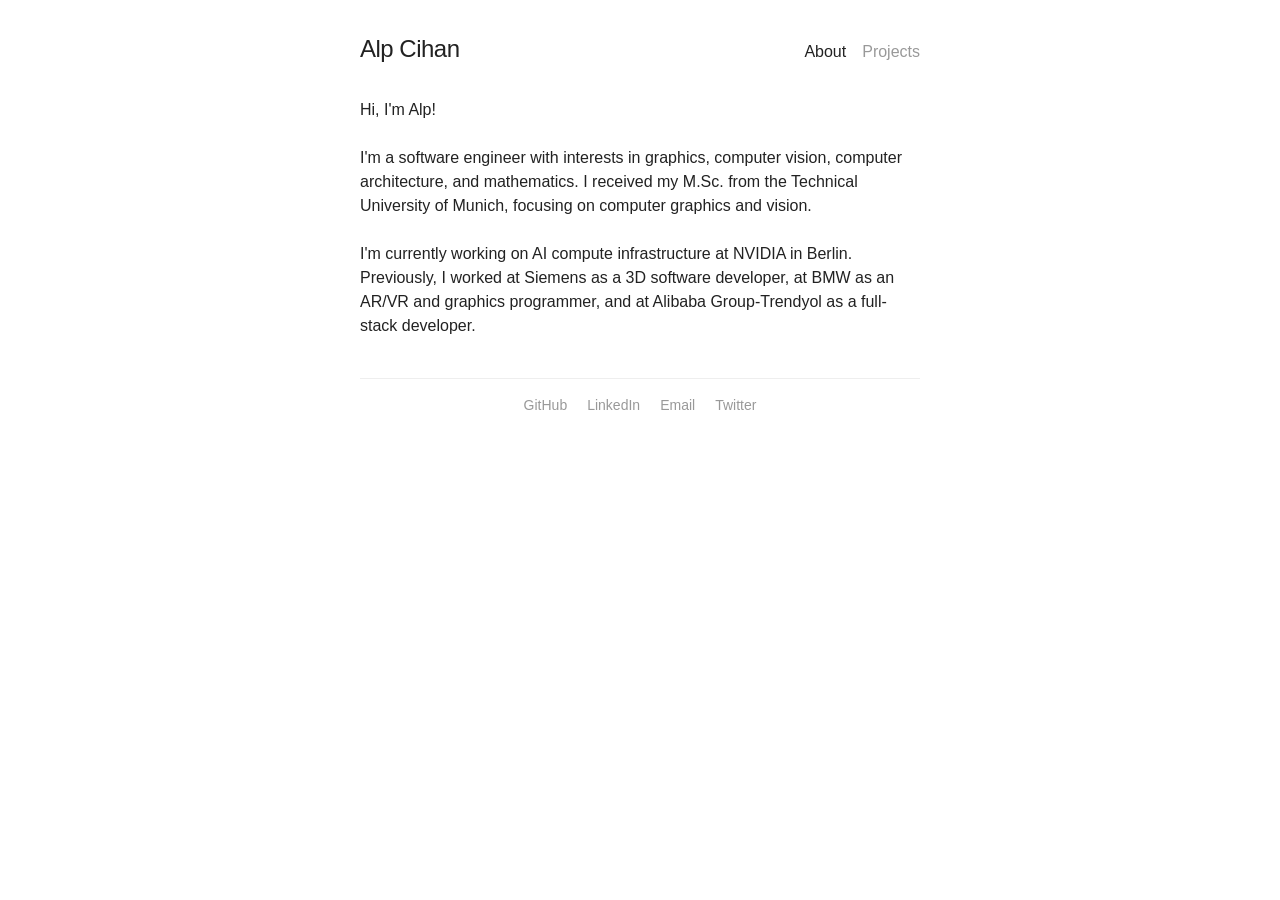
<file: index.html>
<!DOCTYPE html>
<html lang="en">
<head>
  <meta charset="UTF-8">
  <meta name="viewport" content="width=device-width, initial-scale=1.0">
  <title>Alp Cihan</title>
  <meta name="description" content="Alp Cihan's personal website">
  <link rel="stylesheet" href="common.css">
  <link rel="stylesheet" href="index.css">
</head>
<body>
  <div class="container">
    <header class="header">
      <div class="name-section">
        <a href="/" class="name-link"><h1 class="name">Alp Cihan</h1></a>
      </div>
      <div class="page-links">
        <a href="/" class="current-page-link">About</a>
        <a href="/projects.html" class="page-link">Projects</a>
      </div>
    </header>
    
    <div class="intro">
      <p>Hi, I'm Alp!</p>
      <br>
      <p>
        I'm a software engineer with interests in graphics, computer vision, computer architecture, and mathematics. 
        I received my M.Sc. from the Technical University of Munich, focusing on computer graphics and vision.
      </p>
      <br>
      <p>
        I'm currently working on AI compute infrastructure at NVIDIA in Berlin. Previously, I worked at Siemens as a 3D software developer, at BMW as an AR/VR and graphics programmer, and at Alibaba Group-Trendyol as a full-stack developer.
      </p>
    </div>
    
    <footer class="footer">
      <div class="social-links">
        <a href="https://github.com/alpcihan" target="_blank" rel="noopener noreferrer" class="social-link">GitHub</a>
        <a href="https://linkedin.com/in/alpcihan" target="_blank" rel="noopener noreferrer" class="social-link">LinkedIn</a>
        <a href="mailto:alpcihan.ac@gmail.com" class="social-link">Email</a>
        <a href="https://twitter.com/cihxn" target="_blank" rel="noopener noreferrer" class="social-link">Twitter</a>
      </div>
    </footer>
  </div>
</body>
</html>
</file>
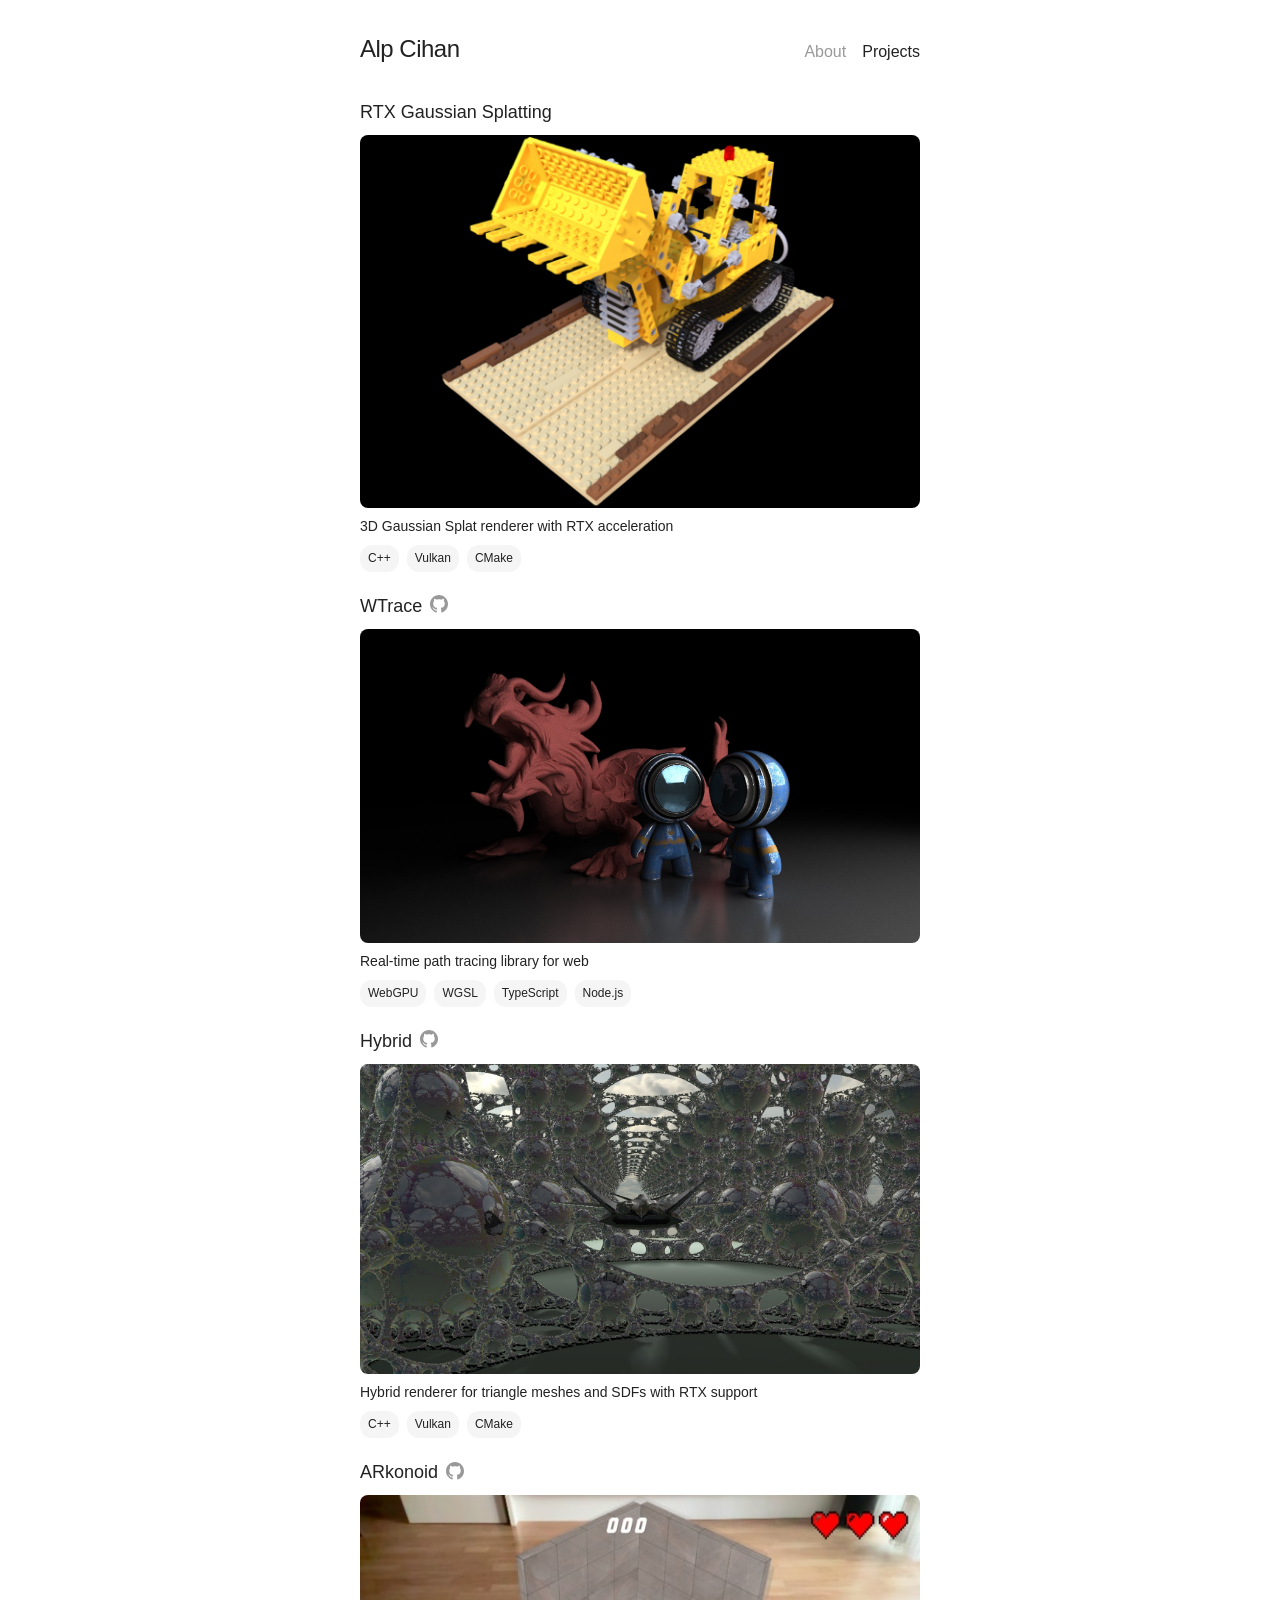
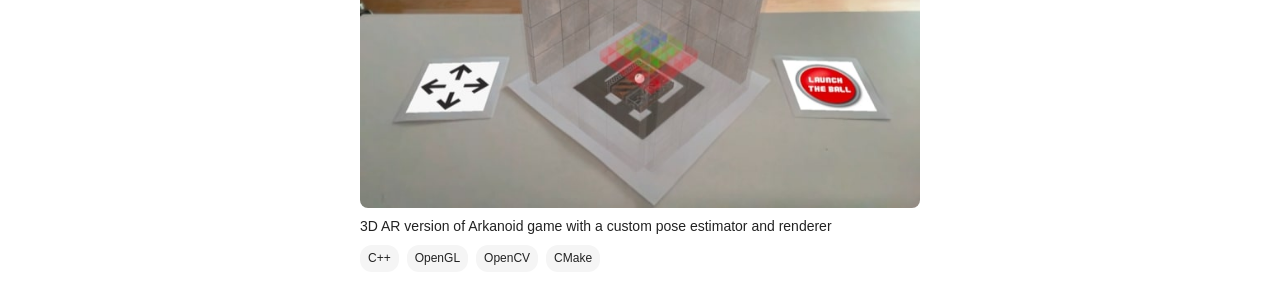
<file: projects.html>
<!DOCTYPE html>
<html lang="en">
<head>
  <meta charset="UTF-8">
  <meta name="viewport" content="width=device-width, initial-scale=1.0">
  <title>Projects - Alp Cihan</title>
  <meta name="description" content="Projects by Alp Cihan">
  <link rel="stylesheet" href="common.css">
  <link rel="stylesheet" href="projects.css">
</head>
<body>
  <div class="container">
    <header class="header">
      <a href="/" class="name-link"><h1 class="name">Alp Cihan</h1></a>
      <div class="page-links">
        <a href="/" class="page-link">About</a>
        <span class="current-page-link">Projects</span>
      </div>
    </header>
    
    <div class="projects-grid" id="projects-container">
    </div>

    <script>
      const projects = [
        {
          title: "RTX Gaussian Splatting",
          image: "/images/project-rtxgs-00.jpg",
          description: "3D Gaussian Splat renderer with RTX acceleration",
          technologies: ["C++", "Vulkan", "CMake"],
        },
        {
          title: "WTrace",
          image: "/images/project-wtrace-00.jpg",
          description: "Real-time path tracing library for web",
          technologies: ["WebGPU", "WGSL", "TypeScript", "Node.js"],
          github: "https://github.com/alpcihan/wtrace",
        },
        {
          title: "Hybrid", 
          image: "/images/project-hybrid-00.jpg",
          description: "Hybrid renderer for triangle meshes and SDFs with RTX support",
          technologies: ["C++", "Vulkan", "CMake"],
          github: "https://github.com/alpcihan/hybrid"
        },
        {
          title: "ARkonoid",
          image: "/images/project-arkanoid-00.jpg", 
          description: "3D AR version of Arkanoid game with a custom pose estimator and renderer",
          technologies: ["C++", "OpenGL", "OpenCV","CMake"],
          github: "https://github.com/alpcihan/arkanoid"
        }
      ];

      function createProjectElement(project) {
        const techTags = project.technologies.map(tech => 
          `<span class="tech-tag">${tech}</span>`
        ).join('');

        // Create icon links for GitHub and YouTube
        const createIconLink = (url, iconSvg, ariaLabel) => {
          if (!url) return '';
          return `
            <a href="${url}" target="_blank" class="project-icon-link" aria-label="${ariaLabel}">
              ${iconSvg}
            </a>
          `;
        };

        const githubIcon = `
          <svg viewBox="0 0 24 24" width="18" height="18" fill="currentColor">
            <path d="M12 0c-6.626 0-12 5.373-12 12 0 5.302 3.438 9.8 8.207 11.387.599.111.793-.261.793-.577v-2.234c-3.338.726-4.033-1.416-4.033-1.416-.546-1.387-1.333-1.756-1.333-1.756-1.089-.745.083-.729.083-.729 1.205.084 1.839 1.237 1.839 1.237 1.07 1.834 2.807 1.304 3.492.997.107-.775.418-1.305.762-1.604-2.665-.305-5.467-1.334-5.467-5.931 0-1.311.469-2.381 1.236-3.221-.124-.303-.535-1.524.117-3.176 0 0 1.008-.322 3.301 1.23.957-.266 1.983-.399 3.003-.404 1.02.005 2.047.138 3.006.404 2.291-1.552 3.297-1.23 3.297-1.23.653 1.653.242 2.874.118 3.176.77.84 1.235 1.911 1.235 3.221 0 4.609-2.807 5.624-5.479 5.921.43.372.823 1.102.823 2.222v3.293c0 .319.192.694.801.576 4.765-1.589 8.199-6.086 8.199-11.386 0-6.627-5.373-12-12-12z"/>
          </svg>
        `;

        const youtubeIcon = `
          <svg viewBox="0 0 24 24" width="18" height="18" fill="currentColor">
            <path d="M23.498 6.186a3.016 3.016 0 0 0-2.122-2.136C19.505 3.545 12 3.545 12 3.545s-7.505 0-9.377.505A3.017 3.017 0 0 0 .502 6.186C0 8.07 0 12 0 12s0 3.93.502 5.814a3.016 3.016 0 0 0 2.122 2.136c1.871.505 9.376.505 9.376.505s7.505 0 9.377-.505a3.015 3.015 0 0 0 2.122-2.136C24 15.93 24 12 24 12s0-3.93-.502-5.814zM9.545 15.568V8.432L15.818 12l-6.273 3.568z"/>
          </svg>
        `;

        const githubLink = createIconLink(project.github, githubIcon, `${project.title} GitHub repository`);
        const youtubeLink = createIconLink(project.youtube, youtubeIcon, `${project.title} YouTube video`);

        return `
          <div class="project">
            <h2 class="project-title">
              <span class="project-title-text">${project.title}</span><div class="project-icons">${githubLink}${youtubeLink}</div>
              
            </h2>
            <div class="project-image">
              ${project.image ? `<img src="${project.image}" alt="${project.title}" loading="lazy">` : ''}
            </div>
            <div class="project-content">
              <p class="project-description">
                ${project.description}
              </p>
              <div class="project-tech">
                ${techTags}
              </div>
            </div>
          </div>
        `;
      }

      function renderProjects() {
        const container = document.getElementById('projects-container');
        const projectsHTML = projects.map(createProjectElement).join('');
        container.innerHTML = projectsHTML;
      }

      document.addEventListener('DOMContentLoaded', renderProjects);
    </script>
  </div>
</body>
</html>
</file>
<file: common.css>
:root {
  --primary-text: #222;
  --secondary-text: #222;
  --light-text: #999;
  --accent-text: #000000;
  --background: #fff;
  --border-light: #eee;
  --tag-background: #f5f5f5;
}

* {
  margin: 0;
  padding: 0;
  box-sizing: border-box;
}

a {
  text-decoration: none;
}

body {
  font-family: -apple-system, BlinkMacSystemFont, 'Segoe UI', Roboto, sans-serif;
  line-height: 1.6;
  color: var(--primary-text);
  background: var(--background);
  overflow-y: scroll;
}

.container {
  max-width: 600px;
  margin: 0 auto;
  padding: 30px 20px;
}

.header {
  display: flex;
  justify-content: space-between;
  align-items: baseline;
  margin-bottom: 30px;
}

.page-links {
  display: flex;
  gap: 16px;
  align-items: baseline;
}

.name-link {
  text-decoration: none;
  color: inherit;
}

.name {
  font-size: 24px;
  font-weight: 400;
  letter-spacing: -0.5px;
}

.page-link {
  color: var(--light-text);
  text-decoration: none;
  font-size: 16px;
  font-weight: 300;
  transition: color 0.2s ease;
}

.page-link:hover {
  color: var(--accent-text);
}

.current-page-link {
  color: var(--primary-text);
  font-size: 16px;
  font-weight: 400;
  cursor: default;
}

.footer {
  margin-top: 30px;
  padding-top: 15px;
  border-top: 1px solid var(--border-light);
}

.social-links {
  display: flex;
  gap: 20px;
  font-weight: 300;
  justify-content: center;
}

.social-link {
  color: var(--light-text);
  text-decoration: none;
  font-size: 14px;
  font-weight: 400;
  transition: color 0.2s ease;
}

.social-link:hover {
  color: var(--accent-text);
}
</file>
<file: index.css>
.intro {
  font-size: 16px;
  color: var(--secondary-text);
  margin-bottom: 40px;
  line-height: 1.5;
}

.name-section {
  display: flex;
  align-items: baseline;
  gap: 8px;
}

.right-section {
  display: flex;
  align-items: center;
  gap: 16px;
}

.social-icons {
  display: flex;
  gap: 8px;
}

.social-icon {
  color: var(--light-text);
  text-decoration: none;
  transition: color 0.2s ease;
  display: flex;
  align-items: center;
}

.social-icon:hover {
  color: var(--primary-text);
}

.social-icon svg {
  width: 16px;
  height: 16px;
}
</file>
<file: projects.css>
.projects-grid {
  display: flex;
  flex-direction: column;
  gap: 20px;
}

.project {
  display: flex;
  flex-direction: column;
  gap: 8px;
}

.project-image {
  width: 100%;
  overflow: hidden;
  border-radius: 8px;
}

.project-image a {
  display: block;
  text-decoration: none;
}

.project-image img {
  width: 100%;
  height: auto;
  display: block;
  transition: transform 0.2s ease;
}

.project-image:hover img {
  transform: scale(1.02);
}

.project-content {
  display: flex;
  flex-direction: column;
  gap: 8px;
}

.project-title {
  font-size: 18px;
  font-weight: 500;
  margin-bottom: 0;
  display: flex;
  align-items: center;
  gap: 8px;
}

.project-title-text {
  color: var(--primary-text);
}

.project-icons {
  display: flex;
  align-items: center;
  gap: 8px;
  transform: translateY(-2px);
}

.project-icon-link {
  color: var(--light-text);
  text-decoration: none;
  display: flex;
  align-items: center;
  transition: color 0.2s ease;
}

.project-icon-link:hover {
  color: var(--secondary-text);
}

.project-icon-link svg {
  width: 18px;
  height: 18px;
}

.project-description {
  color: var(--secondary-text);
  font-size: 14px;
  margin-bottom: 0;
  line-height: 1.5;
}

.project-tech {
  display: flex;
  gap: 8px;
  flex-wrap: wrap;
}

.tech-tag {
  background: var(--tag-background);
  color: var(--secondary-text);
  padding: 4px 8px;
  border-radius: 12px;
  font-size: 12px;
}
</file>
